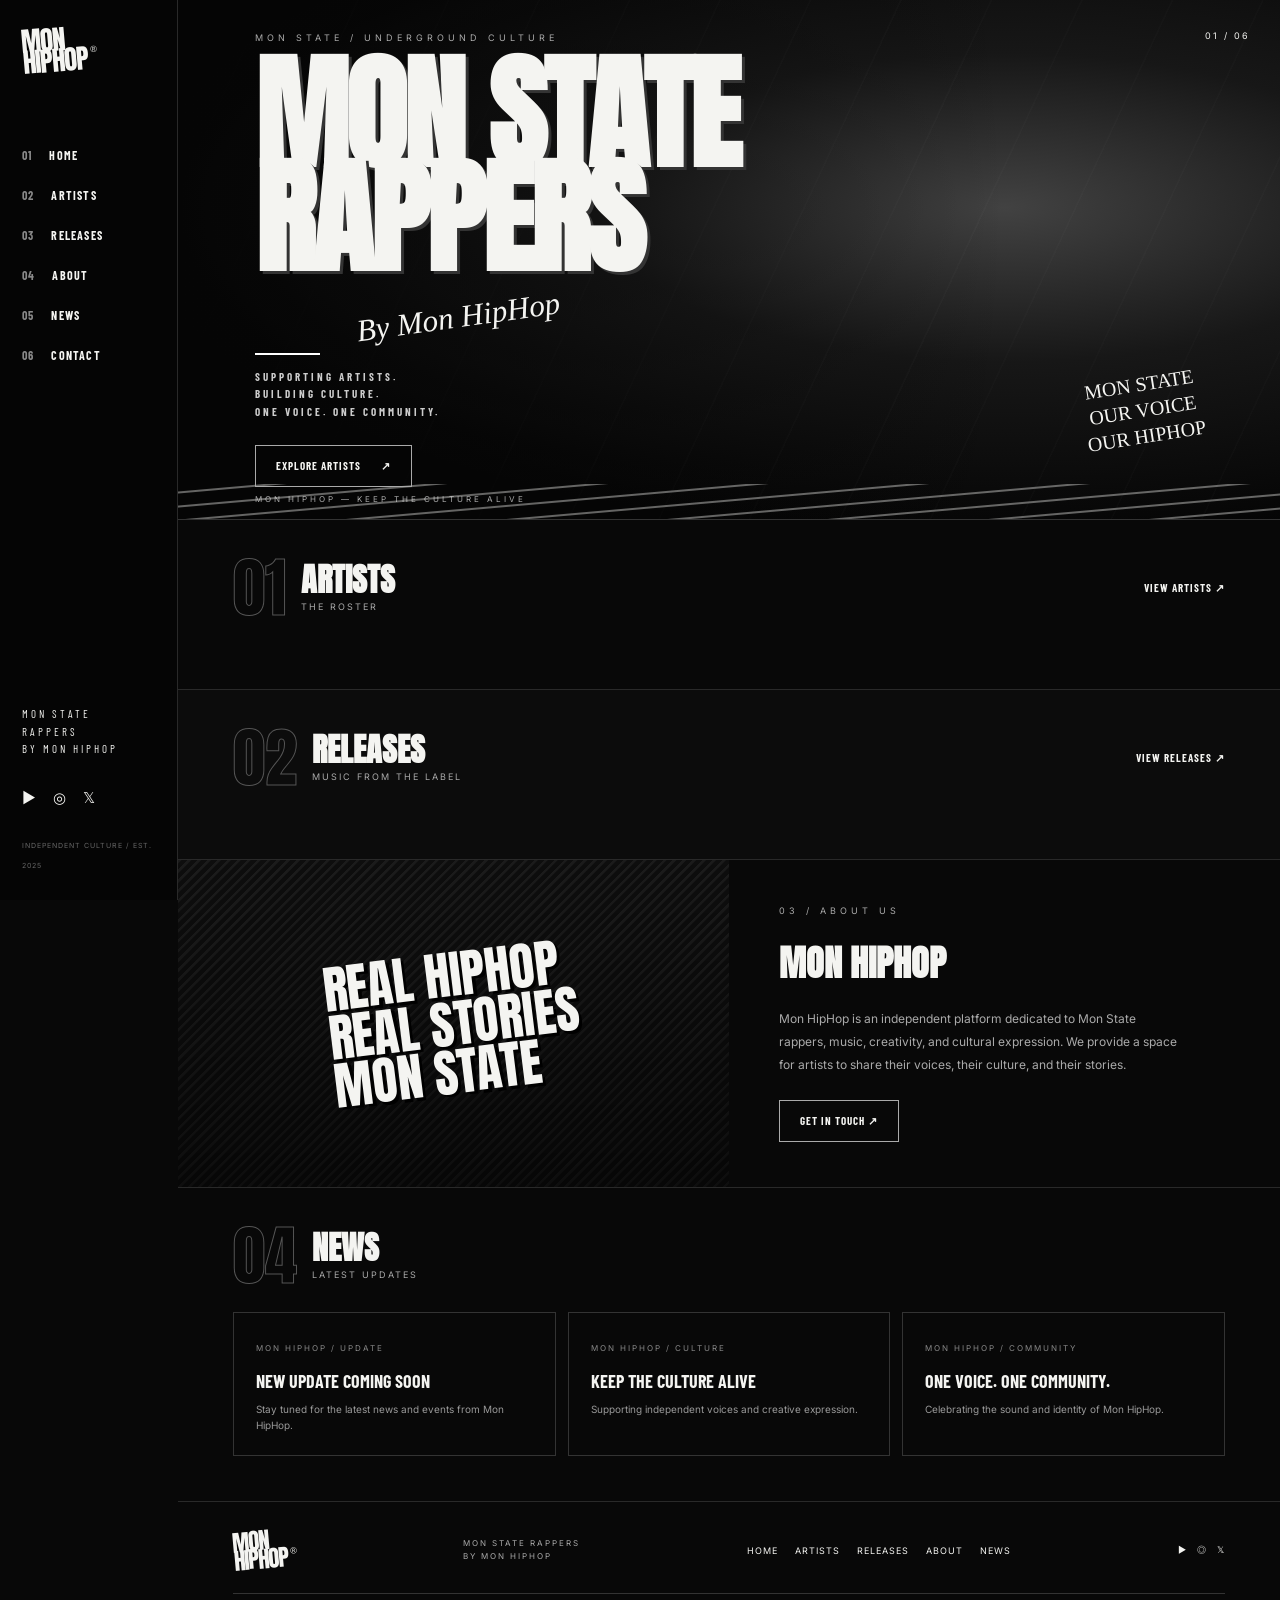
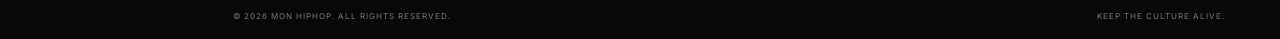
<file: index.html>
<!DOCTYPE html>
<html lang="en">
<head>
<meta charset="UTF-8">
<meta name="viewport" content="width=device-width, initial-scale=1.0">
<meta name="theme-color" content="#080808">
<title>MON HIPHOP — Mon State Rappers</title>
<link rel="stylesheet" href="style.css">
<script src="config.js"></script>
<script src="script.js" defer></script>
</head>

<body>

<aside class="sidebar" id="sidebar">
  <a class="brand" href="#home">MON<br>HIPHOP<span>®</span></a>

  <button class="close-menu" id="closeMenu" aria-label="Close menu">×</button>

  <nav class="side-nav">
    <a href="#home"><span>01</span> HOME</a>
    <a href="#artists"><span>02</span> ARTISTS</a>
    <a href="#releases"><span>03</span> RELEASES</a>
    <a href="#about"><span>04</span> ABOUT</a>
    <a href="#news"><span>05</span> NEWS</a>
    <a href="#contact"><span>06</span> CONTACT</a>
  </nav>

  <div class="side-bottom">
    <p>MON STATE<br>RAPPERS<br>BY MON HIPHOP</p>
    <div class="socials">
      <a href="#">▶</a>
      <a href="#">◎</a>
      <a href="#">𝕏</a>
    </div>
    <span class="side-copy">INDEPENDENT CULTURE / EST. 2025</span>
  </div>
</aside>

<div class="page">

<header class="topbar">
  <button id="menuToggle" class="hamburger" aria-label="Open menu">
    <span></span><span></span><span></span>
  </button>
  <a href="#home" class="mobile-brand">MON HIPHOP</a>
  <span class="top-label">INDEPENDENT RECORD LABEL</span>
</header>

<section class="hero" id="home">
  <div class="hero-bg"></div>
  <div class="hero-content">
    <p class="eyebrow">MON STATE / UNDERGROUND CULTURE</p>
    <h1>MON STATE<br>RAPPERS</h1>
    <div class="signature">By Mon HipHop</div>
    <div class="hero-line"></div>
    <p class="hero-description">
      SUPPORTING ARTISTS.<br>
      BUILDING CULTURE.<br>
      ONE VOICE. ONE COMMUNITY.
    </p>
    <a href="#artists" class="outline-btn">EXPLORE ARTISTS <span>↗</span></a>
  </div>
  <div class="hero-note">MON STATE<br>OUR VOICE<br>OUR HIPHOP</div>
  <div class="hero-index">01 / 06</div>
  <div class="hero-bottom">MON HIPHOP — KEEP THE CULTURE ALIVE</div>
</section>

<section class="content-section" id="artists">
  <div class="section-heading">
    <div class="section-number">01</div>
    <div>
      <h2>ARTISTS</h2>
      <p>THE ROSTER</p>
    </div>
    <a href="#artists" class="view-link">VIEW ARTISTS ↗</a>
  </div>
  <div class="artist-grid" id="artistGrid"></div>
</section>

<section class="content-section releases-section" id="releases">
  <div class="section-heading">
    <div class="section-number">02</div>
    <div>
      <h2>RELEASES</h2>
      <p>MUSIC FROM THE LABEL</p>
    </div>
    <a href="#releases" class="view-link">VIEW RELEASES ↗</a>
  </div>
  <div class="release-grid" id="releaseGrid"></div>
</section>

<section class="about-section" id="about">
  <div class="about-image">
    <div class="about-image-text">REAL HIPHOP<br>REAL STORIES<br>MON STATE</div>
  </div>
  <div class="about-copy">
    <p class="eyebrow">03 / ABOUT US</p>
    <h2>MON HIPHOP</h2>
    <p>
      Mon HipHop is an independent platform dedicated to
      Mon State rappers, music, creativity, and cultural
      expression. We provide a space for artists to share
      their voices, their culture, and their stories.
    </p>
    <a href="#contact" class="outline-btn">GET IN TOUCH ↗</a>
  </div>
</section>

<section class="content-section news-section" id="news">
  <div class="section-heading">
    <div class="section-number">04</div>
    <div>
      <h2>NEWS</h2>
      <p>LATEST UPDATES</p>
    </div>
  </div>
  <div class="news-grid">
    <article class="news-card">
      <span>MON HIPHOP / UPDATE</span>
      <h3>NEW UPDATE COMING SOON</h3>
      <p>Stay tuned for the latest news and events from Mon HipHop.</p>
    </article>
    <article class="news-card">
      <span>MON HIPHOP / CULTURE</span>
      <h3>KEEP THE CULTURE ALIVE</h3>
      <p>Supporting independent voices and creative expression.</p>
    </article>
    <article class="news-card">
      <span>MON HIPHOP / COMMUNITY</span>
      <h3>ONE VOICE. ONE COMMUNITY.</h3>
      <p>Celebrating the sound and identity of Mon HipHop.</p>
    </article>
  </div>
</section>

<footer id="contact">
  <div class="footer-top">
    <a class="brand footer-brand" href="#home">MON<br>HIPHOP<span>®</span></a>
    <p>MON STATE RAPPERS<br>BY MON HIPHOP</p>
    <nav>
      <a href="#home">HOME</a>
      <a href="#artists">ARTISTS</a>
      <a href="#releases">RELEASES</a>
      <a href="#about">ABOUT</a>
      <a href="#news">NEWS</a>
    </nav>
    <div class="footer-socials">▶　◎　𝕏</div>
  </div>
  <div class="footer-bottom">
    <span>© <span id="year"></span> MON HIPHOP. ALL RIGHTS RESERVED.</span>
    <span>KEEP THE CULTURE ALIVE.</span>
  </div>
</footer>

</div>

</body>
</html>
</file>
<file: style.css>
@import url('https://fonts.googleapis.com/css2?family=Anton&family=Barlow+Condensed:wght@400;500;600;700;800;900&family=Inter:wght@400;500;600;700;800&display=swap');

:root {
  --black: #080808;
  --white: #f4f4f1;
  --gray: #888;
  --line: #292929;
}

* {
  margin: 0;
  padding: 0;
  box-sizing: border-box;
}

html {
  scroll-behavior: smooth;
  scroll-padding-top: 80px;
}

body {
  background: var(--black);
  color: var(--white);
  font-family: 'Inter', sans-serif;
  overflow-x: hidden;
}

a {
  color: inherit;
  text-decoration: none;
}

button {
  font: inherit;
  cursor: pointer;
}

.sidebar {
  width: 178px;
  height: 100vh;
  position: fixed;
  left: 0;
  top: 0;
  z-index: 100;
  padding: 28px 22px;
  background: #050505;
  border-right: 1px solid var(--line);
  display: flex;
  flex-direction: column;
}

.brand {
  font-family: 'Anton', sans-serif;
  font-size: 27px;
  line-height: .78;
  transform: rotate(-5deg);
  display: inline-block;
  width: fit-content;
  letter-spacing: -1px;
}

.brand span {
  font-family: Arial;
  font-size: 9px;
  vertical-align: top;
  margin-left: 3px;
}

.side-nav {
  margin-top: 65px;
  display: flex;
  flex-direction: column;
  gap: 0;
}

.side-nav a {
  display: flex;
  gap: 17px;
  align-items: center;
  padding: 13px 0;
  font-family: 'Barlow Condensed', sans-serif;
  font-size: 12px;
  font-weight: 700;
  letter-spacing: 1.2px;
  transition: .2s;
}

.side-nav a span {
  color: #888;
}

.side-nav a:hover {
  color: #888;
  transform: translateX(4px);
}

.side-bottom {
  margin-top: auto;
}

.side-bottom p {
  font-family: 'Barlow Condensed', sans-serif;
  font-size: 11px;
  line-height: 1.6;
  letter-spacing: 3px;
  margin-bottom: 30px;
}

.socials {
  display: flex;
  gap: 17px;
  font-size: 15px;
  margin-bottom: 25px;
}

.side-copy {
  font-size: 7px;
  color: #666;
  letter-spacing: 1px;
}

.close-menu {
  display: none;
}

.page {
  margin-left: 178px;
}

.topbar {
  display: none;
}

.hero {
  height: 520px;
  min-height: 480px;
  position: relative;
  overflow: hidden;
  background:
    radial-gradient(ellipse at 75% 40%, #424242 0%, #171717 35%, #050505 75%);
  display: flex;
  align-items: center;
  padding: 55px 7%;
  border-bottom: 1px solid #333;
}

.hero-bg {
  position: absolute;
  inset: 0;
  opacity: .5;
  background:
    linear-gradient(90deg, #050505 0%, transparent 75%),
    repeating-linear-gradient(115deg, transparent 0 80px, #ffffff08 81px 82px);
}

.hero::after {
  content: "";
  position: absolute;
  left: 0;
  right: 0;
  bottom: 0;
  height: 35px;
  background: repeating-linear-gradient(
    175deg,
    transparent 0 7px,
    #f4f4f1 8px 9px,
    transparent 10px 14px
  );
  opacity: .4;
  pointer-events: none;
}

.hero-content {
  position: relative;
  z-index: 2;
}

.eyebrow {
  font-size: 9px;
  letter-spacing: 4px;
  color: #aaa;
  margin-bottom: 20px;
}

.hero h1 {
  font-family: 'Anton', sans-serif;
  font-size: clamp(65px, 10vw, 125px);
  line-height: .83;
  letter-spacing: -3px;
  text-shadow: 3px 3px 0 #333;
}

.signature {
  font-family: cursive;
  font-size: 31px;
  font-style: italic;
  transform: rotate(-8deg);
  margin: 16px 0 30px 100px;
}

.hero-line {
  width: 65px;
  height: 2px;
  background: #fff;
  margin-bottom: 13px;
}

.hero-description {
  font-family: 'Barlow Condensed', sans-serif;
  font-size: 11px;
  font-weight: 700;
  letter-spacing: 3px;
  line-height: 1.6;
  color: #ccc;
}

.outline-btn {
  display: inline-flex;
  align-items: center;
  gap: 20px;
  padding: 13px 20px;
  border: 1px solid #aaa;
  font-family: 'Barlow Condensed', sans-serif;
  font-weight: 700;
  font-size: 11px;
  letter-spacing: 1px;
  margin-top: 24px;
  transition: .25s;
}

.outline-btn:hover {
  background: white;
  color: black;
}

.hero-note {
  position: absolute;
  right: 7%;
  bottom: 70px;
  font-family: cursive;
  font-size: 20px;
  line-height: 1.3;
  transform: rotate(-9deg);
  text-align: center;
}

.hero-index {
  position: absolute;
  right: 30px;
  top: 30px;
  font-size: 9px;
  letter-spacing: 2px;
}

.hero-bottom {
  position: absolute;
  bottom: 15px;
  left: 7%;
  font-size: 8px;
  letter-spacing: 3px;
  color: #aaa;
}

.content-section {
  padding: 35px 5% 45px;
  border-bottom: 1px solid var(--line);
}

.section-heading {
  display: flex;
  align-items: center;
  gap: 15px;
  margin-bottom: 24px;
}

.section-number {
  font-family: 'Anton', sans-serif;
  font-size: 65px;
  color: transparent;
  -webkit-text-stroke: 1px #555;
  line-height: 1;
}

.section-heading h2 {
  font-family: 'Anton', sans-serif;
  font-size: 32px;
  line-height: 1;
}

.section-heading p {
  font-size: 9px;
  letter-spacing: 2px;
  margin-top: 5px;
  color: #aaa;
}

.view-link {
  margin-left: auto;
  font-family: 'Barlow Condensed', sans-serif;
  font-size: 11px;
  font-weight: 700;
  letter-spacing: 1px;
}

.artist-grid,
.release-grid {
  display: grid;
  grid-template-columns: repeat(5, minmax(0, 1fr));
  gap: 12px;
}

.artist-card,
.release-card {
  position: relative;
  min-width: 0;
  overflow: hidden;
  background: #151515;
  border: 1px solid #333;
  transition: .3s;
}

.artist-card {
  aspect-ratio: 3 / 4;
}

.release-card {
  aspect-ratio: 1 / 1;
}

.artist-card img,
.release-card img {
  width: 100%;
  height: 100%;
  position: absolute;
  inset: 0;
  object-fit: cover;
  filter: grayscale(1) contrast(1.1);
  transition: .5s;
}

.artist-card:hover img,
.release-card:hover img {
  transform: scale(1.06);
}

.artist-card::after,
.release-card::after {
  content: "";
  position: absolute;
  inset: 0;
  background: linear-gradient(transparent 35%, #000 100%);
}

.card-placeholder {
  position: absolute;
  inset: 0;
  display: grid;
  place-items: center;
  font-family: 'Anton', sans-serif;
  font-size: 40px;
  color: #333;
}

.card-info {
  position: absolute;
  z-index: 2;
  bottom: 12px;
  left: 12px;
  right: 12px;
}

.card-info small {
  font-size: 8px;
  letter-spacing: 2px;
  color: #bbb;
}

.card-info h3 {
  font-family: 'Barlow Condensed', sans-serif;
  font-size: 18px;
  margin-top: 4px;
  overflow-wrap: anywhere;
}

.card-info p {
  font-size: 10px;
  color: #ccc;
  margin-top: 5px;
}

.card-arrow {
  position: absolute;
  z-index: 3;
  bottom: 13px;
  right: 12px;
}

.releases-section {
  background: #0c0c0c;
}

.release-card .card-info h3 {
  font-size: 15px;
}

.about-section {
  display: grid;
  grid-template-columns: 1fr 1fr;
  min-height: 300px;
  border-bottom: 1px solid var(--line);
}

.about-image {
  min-height: 300px;
  position: relative;
  background:
    linear-gradient(0deg, #0009, #0003),
    repeating-linear-gradient(135deg, #222 0 2px, #111 3px 7px);
  display: flex;
  align-items: center;
  justify-content: center;
}

.about-image-text {
  font-family: 'Anton', sans-serif;
  font-size: clamp(25px, 4vw, 55px);
  line-height: .95;
  transform: rotate(-7deg);
  text-shadow: 3px 3px #000;
}

.about-copy {
  padding: 45px 9%;
  display: flex;
  flex-direction: column;
  align-items: flex-start;
  justify-content: center;
}

.about-copy h2 {
  font-family: 'Anton', sans-serif;
  font-size: 36px;
  margin-bottom: 18px;
}

.about-copy > p:not(.eyebrow) {
  color: #aaa;
  font-size: 12px;
  line-height: 1.9;
  max-width: 400px;
}

.news-grid {
  display: grid;
  grid-template-columns: repeat(3, 1fr);
  gap: 12px;
}

.news-card {
  border: 1px solid #333;
  padding: 22px;
  min-height: 135px;
}

.news-card span {
  font-size: 8px;
  color: #888;
  letter-spacing: 2px;
}

.news-card h3 {
  font-family: 'Barlow Condensed', sans-serif;
  font-size: 18px;
  margin: 15px 0 9px;
}

.news-card p {
  font-size: 10px;
  color: #999;
  line-height: 1.6;
}

footer {
  padding: 30px 5% 18px;
}

.footer-top {
  display: flex;
  align-items: center;
  justify-content: space-between;
  gap: 20px;
  padding-bottom: 25px;
}

.footer-brand {
  font-size: 23px;
}

.footer-top > p {
  font-size: 8px;
  line-height: 1.7;
  letter-spacing: 2px;
  color: #aaa;
}

.footer-top nav {
  display: flex;
  flex-wrap: wrap;
  gap: 17px;
}

.footer-top nav a,
.footer-socials {
  font-size: 9px;
  letter-spacing: 1px;
}

.footer-bottom {
  border-top: 1px solid #333;
  padding-top: 17px;
  display: flex;
  justify-content: space-between;
  color: #777;
  font-size: 8px;
  letter-spacing: 1px;
}

.modal {
  position: fixed;
  inset: 0;
  z-index: 300;
  display: none;
  align-items: center;
  justify-content: center;
  padding: 15px;
  background: #000b;
}

.modal.show {
  display: flex;
}

.admin-panel {
  width: 100%;
  max-width: 480px;
  max-height: 90vh;
  overflow-y: auto;
  background: #111;
  border: 1px solid #555;
  padding: 28px;
}

.admin-header {
  display: flex;
  justify-content: space-between;
  align-items: flex-start;
  margin-bottom: 25px;
}

.admin-header h2 {
  font-family: 'Anton', sans-serif;
  font-size: 30px;
}

.modal-close {
  color: white;
  background: none;
  border: 0;
  font-size: 30px;
}

.admin-panel label {
  display: block;
  font-size: 9px;
  letter-spacing: 2px;
  margin: 18px 0 8px;
  color: #bbb;
}

.admin-panel input,
.admin-panel textarea,
.admin-panel select {
  width: 100%;
  background: #080808;
  border: 1px solid #444;
  color: white;
  padding: 13px;
  font: inherit;
  font-size: 12px;
  border-radius: 0;
}

.admin-panel textarea {
  min-height: 85px;
  resize: vertical;
}

.form-hint {
  color: #999;
  font-size: 10px;
  line-height: 1.7;
  margin-top: 10px;
}

.save-btn,
.clear-btn {
  width: 100%;
  padding: 14px;
  margin-top: 18px;
  font-size: 11px;
  font-weight: bold;
  letter-spacing: 1px;
}

.save-btn {
  background: white;
  color: black;
  border: 1px solid white;
}

.clear-btn {
  background: transparent;
  color: #aaa;
  border: 1px solid #444;
}

.form-message {
  font-size: 11px;
  color: #ddd;
  margin-top: 12px;
}

.overlay {
  display: none;
}

@media (max-width: 900px) {
  .sidebar {
    transform: translateX(-100%);
    transition: transform .3s ease;
    width: 260px;
  }

  .sidebar.open {
    transform: translateX(0);
  }

  .close-menu {
    display: block;
    position: absolute;
    right: 18px;
    top: 15px;
    color: white;
    background: none;
    border: 0;
    font-size: 28px;
  }

  .page {
    margin-left: 0;
  }

  .topbar {
    height: 58px;
    display: flex;
    align-items: center;
    justify-content: space-between;
    padding: 0 18px;
    background: #050505;
    border-bottom: 1px solid #333;
    position: sticky;
    top: 0;
    z-index: 80;
  }

  .hamburger {
    background: none;
    border: 0;
    width: 30px;
  }

  .hamburger span {
    display: block;
    height: 2px;
    background: white;
    margin: 6px 0;
    width: 23px;
  }

  .mobile-brand {
    font-family: 'Anton', sans-serif;
    font-size: 17px;
    letter-spacing: 1px;
  }

  .top-label {
    display: none;
  }

  .admin-open {
    background: none;
    color: white;
    border: 1px solid #555;
    padding: 8px 10px;
    font-size: 9px;
  }

  .overlay.show {
    display: block;
    position: fixed;
    inset: 0;
    z-index: 90;
    background: #0009;
  }
}

@media (max-width: 600px) {
  .hero {
    height: 540px;
    padding: 35px 7%;
  }

  .hero h1 {
    font-size: clamp(58px, 16vw, 90px);
  }

  .signature {
    font-size: 25px;
    margin-left: 50px;
  }

  .hero-note {
    right: 7%;
    bottom: 65px;
    font-size: 15px;
  }

  .hero-index {
    right: 15px;
    top: 15px;
  }

  .content-section {
    padding: 30px 5%;
  }

  .section-number {
    font-size: 48px;
  }

  .section-heading h2 {
    font-size: 27px;
  }

  .view-link {
    font-size: 8px;
  }

  .artist-grid,
  .release-grid {
    grid-template-columns: repeat(2, minmax(0, 1fr));
    gap: 9px;
  }

  .artist-card {
    aspect-ratio: 3 / 4;
  }

  .release-card {
    aspect-ratio: 1 / 1;
  }

  .about-section {
    grid-template-columns: 1fr;
  }

  .about-image {
    min-height: 230px;
  }

  .about-copy {
    padding: 35px 7%;
  }

  .news-grid {
    grid-template-columns: 1fr;
  }

  .footer-top {
    align-items: flex-start;
    flex-wrap: wrap;
  }

  .footer-top nav {
    width: 100%;
    gap: 13px;
  }

  .footer-bottom {
    flex-direction: column;
    gap: 10px;
  }
}

/* Standalone Admin */
.admin-page { min-height: 100vh; background: #080808; color: #f5f5f5; }
.admin-shell { width: min(1180px, calc(100% - 40px)); margin: 0 auto; padding: 60px 0 30px; }
.standalone-admin-header { display:flex; justify-content:space-between; align-items:flex-end; gap:30px; border-bottom:1px solid #2b2b2b; padding-bottom:30px; }
.standalone-admin-header h1 { margin:0; font-size:clamp(34px,6vw,76px); line-height:.9; letter-spacing:-.04em; }
.admin-subtitle { max-width:620px; color:#aaa; margin:18px 0 0; line-height:1.6; }
.admin-form-section { margin-top:30px; border:1px solid #2b2b2b; padding:28px; background:#0d0d0d; }
.admin-form-grid { display:grid; grid-template-columns: 1fr 2fr; gap:18px; }
.admin-form-section label { display:block; margin:0 0 9px; font-size:11px; letter-spacing:.14em; color:#aaa; }
.admin-form-section input, .admin-form-section textarea, .admin-form-section select { width:100%; box-sizing:border-box; background:#111; color:#fff; border:1px solid #333; padding:14px; font:inherit; outline:none; }
.admin-form-section input:focus, .admin-form-section textarea:focus, .admin-form-section select:focus { border-color:#777; }
.admin-form-section textarea { min-height:130px; resize:vertical; margin-bottom:18px; }
.admin-form-section > label:not(:first-child) { margin-top:0; }
.form-hint { color:#888; font-size:12px; line-height:1.5; margin:10px 0 22px; }
.admin-actions { display:flex; flex-wrap:wrap; gap:10px; }
.admin-actions button { cursor:pointer; }
.admin-list-section { padding:70px 0 30px; }
.admin-list { display:grid; gap:10px; }
.admin-item { display:grid; grid-template-columns:90px 1fr auto; gap:20px; align-items:center; border:1px solid #292929; padding:14px; background:#0c0c0c; }
.admin-thumb { width:90px; height:90px; background:#171717; display:grid; place-items:center; color:#777; font-size:12px; overflow:hidden; }
.admin-thumb img { width:100%; height:100%; object-fit:cover; }
.admin-item-info small { color:#888; letter-spacing:.14em; font-size:10px; }
.admin-item-info h3 { margin:5px 0; font-size:20px; }
.admin-item-info p { margin:0; color:#999; font-size:13px; }
.admin-item-actions { display:flex; gap:8px; }
.admin-item-actions button { border:1px solid #444; background:transparent; color:#fff; padding:10px 12px; cursor:pointer; font-size:10px; letter-spacing:.1em; }
.admin-item-actions .delete-btn { color:#aaa; }
.empty-admin { border:1px dashed #333; padding:30px; color:#888; }
.admin-footer { border-top:1px solid #2b2b2b; margin-top:30px; padding-top:20px; display:flex; justify-content:space-between; color:#777; font-size:10px; letter-spacing:.1em; }
.form-message.error { color:#e58b8b; }

@media (max-width: 700px) {
  .admin-shell { width:min(100% - 24px, 1180px); padding-top:30px; }
  .standalone-admin-header { align-items:flex-start; flex-direction:column; }
  .admin-form-grid { grid-template-columns:1fr; }
  .admin-form-section { padding:18px; }
  .admin-item { grid-template-columns:64px 1fr; }
  .admin-thumb { width:64px; height:64px; }
  .admin-item-actions { grid-column:1 / -1; }
  .admin-footer { flex-direction:column; gap:8px; }
}
.admin-login { max-width: 720px; margin: 0 auto; }
.admin-header-actions { display:flex; flex-wrap:wrap; gap:10px; align-items:center; }
.site-config-warning { position:fixed; z-index:9999; top:0; left:0; right:0; padding:12px 18px; background:#f5f5f5; color:#080808; font:600 12px/1.4 monospace; text-align:center; }
@media (max-width:700px) { .admin-header-actions { width:100%; } }
</file>
